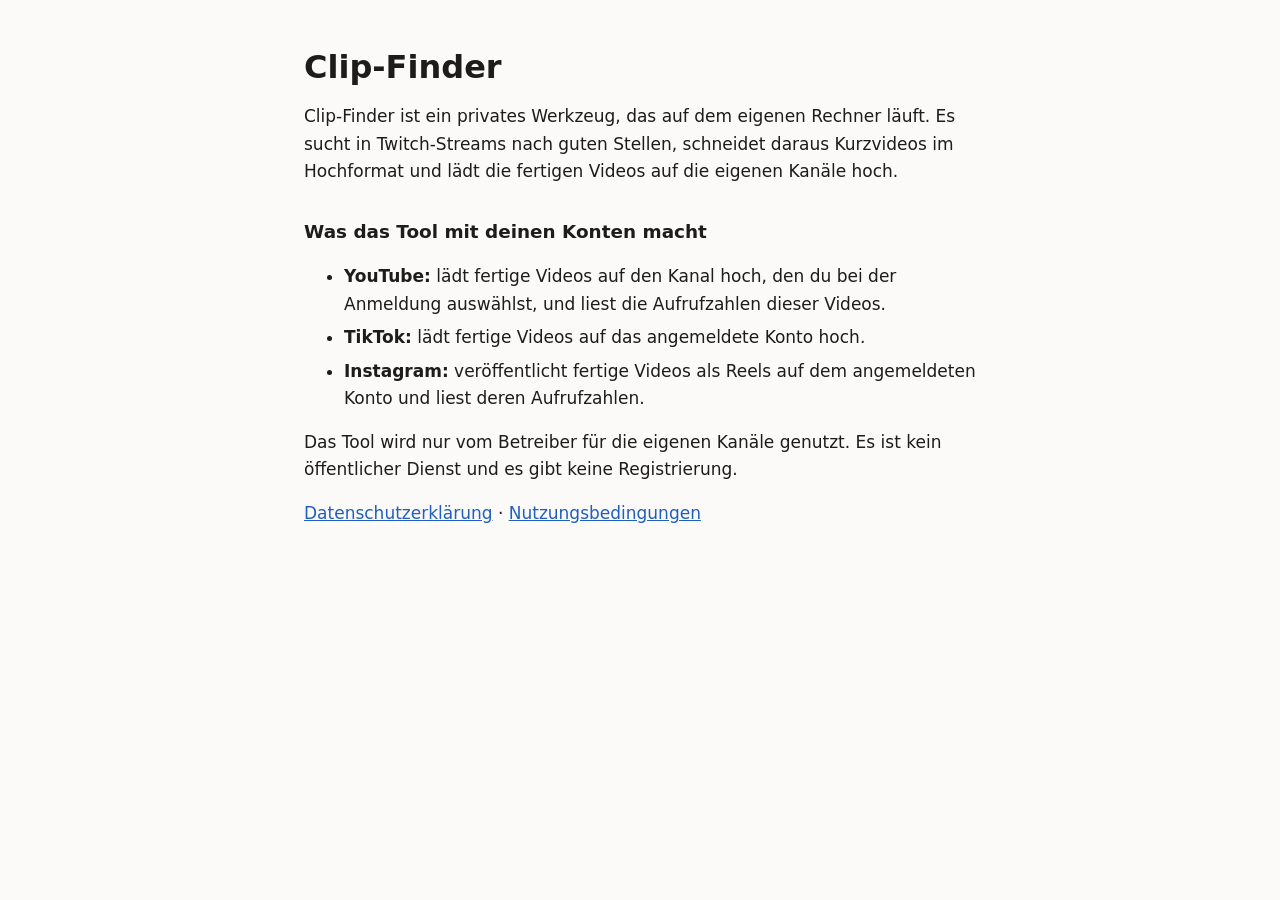
<file: index.html>
<!doctype html>
<html lang="de">
<head>
<meta charset="utf-8">
<meta name="viewport" content="width=device-width, initial-scale=1">
<title>Clip-Finder</title>
<link rel="stylesheet" href="style.css">
</head>
<body>
<main>
<h1>Clip-Finder</h1>
<p>Clip-Finder ist ein privates Werkzeug, das auf dem eigenen Rechner läuft. Es sucht in Twitch-Streams nach guten Stellen, schneidet daraus Kurzvideos im Hochformat und lädt die fertigen Videos auf die eigenen Kanäle hoch.</p>

<h2>Was das Tool mit deinen Konten macht</h2>
<ul>
<li><strong>YouTube:</strong> lädt fertige Videos auf den Kanal hoch, den du bei der Anmeldung auswählst, und liest die Aufrufzahlen dieser Videos.</li>
<li><strong>TikTok:</strong> lädt fertige Videos auf das angemeldete Konto hoch.</li>
<li><strong>Instagram:</strong> veröffentlicht fertige Videos als Reels auf dem angemeldeten Konto und liest deren Aufrufzahlen.</li>
</ul>
<p>Das Tool wird nur vom Betreiber für die eigenen Kanäle genutzt. Es ist kein öffentlicher Dienst und es gibt keine Registrierung.</p>

<p><a href="datenschutz.html">Datenschutzerklärung</a> · <a href="nutzungsbedingungen.html">Nutzungsbedingungen</a></p>
</main>
</body>
</html>
</file>
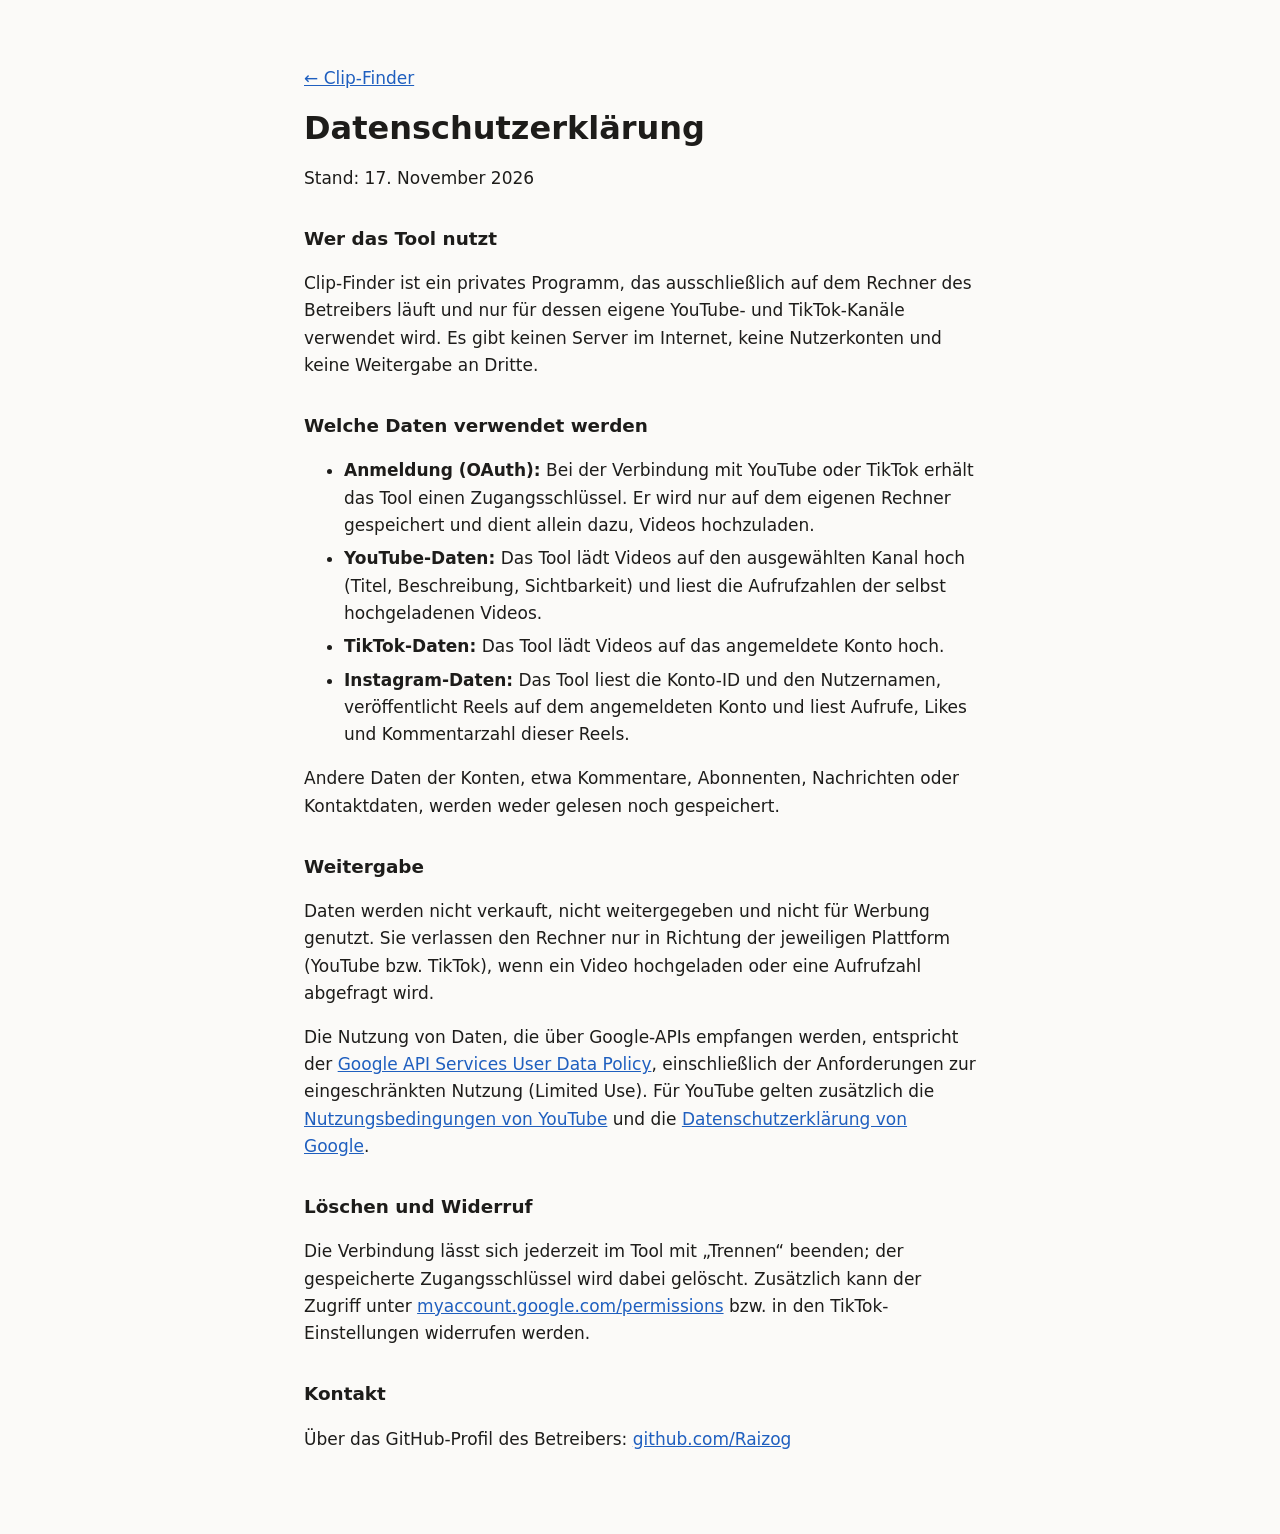
<file: datenschutz.html>
<!doctype html>
<html lang="de">
<head>
<meta charset="utf-8">
<meta name="viewport" content="width=device-width, initial-scale=1">
<title>Datenschutz – Clip-Finder</title>
<link rel="stylesheet" href="style.css">
</head>
<body>
<main>
<p><a href="./">← Clip-Finder</a></p>
<h1>Datenschutzerklärung</h1>
<p>Stand: 17. November 2026</p>

<h2>Wer das Tool nutzt</h2>
<p>Clip-Finder ist ein privates Programm, das ausschließlich auf dem Rechner des Betreibers läuft und nur für dessen eigene YouTube- und TikTok-Kanäle verwendet wird. Es gibt keinen Server im Internet, keine Nutzerkonten und keine Weitergabe an Dritte.</p>

<h2>Welche Daten verwendet werden</h2>
<ul>
<li><strong>Anmeldung (OAuth):</strong> Bei der Verbindung mit YouTube oder TikTok erhält das Tool einen Zugangsschlüssel. Er wird nur auf dem eigenen Rechner gespeichert und dient allein dazu, Videos hochzuladen.</li>
<li><strong>YouTube-Daten:</strong> Das Tool lädt Videos auf den ausgewählten Kanal hoch (Titel, Beschreibung, Sichtbarkeit) und liest die Aufrufzahlen der selbst hochgeladenen Videos.</li>
<li><strong>TikTok-Daten:</strong> Das Tool lädt Videos auf das angemeldete Konto hoch.</li>
<li><strong>Instagram-Daten:</strong> Das Tool liest die Konto-ID und den Nutzernamen, veröffentlicht Reels auf dem angemeldeten Konto und liest Aufrufe, Likes und Kommentarzahl dieser Reels.</li>
</ul>
<p>Andere Daten der Konten, etwa Kommentare, Abonnenten, Nachrichten oder Kontaktdaten, werden weder gelesen noch gespeichert.</p>

<h2>Weitergabe</h2>
<p>Daten werden nicht verkauft, nicht weitergegeben und nicht für Werbung genutzt. Sie verlassen den Rechner nur in Richtung der jeweiligen Plattform (YouTube bzw. TikTok), wenn ein Video hochgeladen oder eine Aufrufzahl abgefragt wird.</p>
<p>Die Nutzung von Daten, die über Google-APIs empfangen werden, entspricht der <a href="https://developers.google.com/terms/api-services-user-data-policy">Google API Services User Data Policy</a>, einschließlich der Anforderungen zur eingeschränkten Nutzung (Limited Use). Für YouTube gelten zusätzlich die <a href="https://www.youtube.com/t/terms">Nutzungsbedingungen von YouTube</a> und die <a href="https://policies.google.com/privacy">Datenschutzerklärung von Google</a>.</p>

<h2>Löschen und Widerruf</h2>
<p>Die Verbindung lässt sich jederzeit im Tool mit „Trennen“ beenden; der gespeicherte Zugangsschlüssel wird dabei gelöscht. Zusätzlich kann der Zugriff unter <a href="https://myaccount.google.com/permissions">myaccount.google.com/permissions</a> bzw. in den TikTok-Einstellungen widerrufen werden.</p>

<h2>Kontakt</h2>
<p>Über das GitHub-Profil des Betreibers: <a href="https://github.com/Raizog">github.com/Raizog</a></p>
</main>
</body>
</html>
</file>
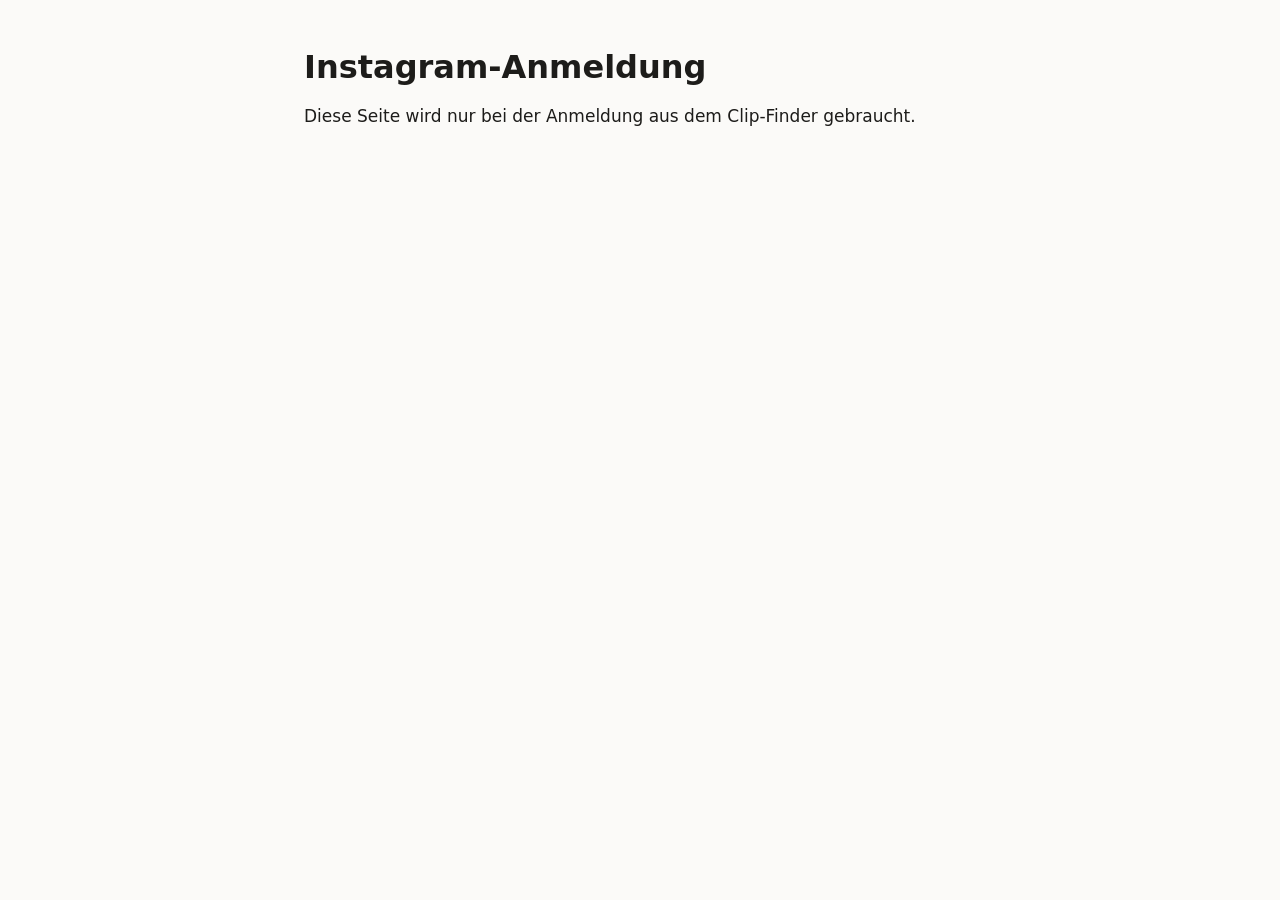
<file: instagram-callback.html>
<!doctype html>
<html lang="de">
<head>
<meta charset="utf-8">
<meta name="viewport" content="width=device-width, initial-scale=1">
<meta name="referrer" content="no-referrer">
<title>Instagram-Anmeldung – Clip-Finder</title>
<link rel="stylesheet" href="style.css">
</head>
<body>
<main>
<h1>Instagram-Anmeldung</h1>
<p id="msg">Weiter zum Clip-Finder …</p>
</main>
<script>
// Instagram erlaubt nur https-Weiterleitungen. Diese Seite reicht die Antwort an den Clip-Finder auf dem eigenen Rechner weiter.
(function () {
  var params = new URLSearchParams(location.search), out = new URLSearchParams();
  ["code", "state", "error", "error_reason", "error_description"].forEach(function (k) { if (params.has(k)) out.set(k, params.get(k)); });
  if (!out.has("code") && !out.has("error")) {
    document.getElementById("msg").textContent = "Diese Seite wird nur bei der Anmeldung aus dem Clip-Finder gebraucht.";
    return;
  }
  location.replace("http://localhost:8010/api/publish/instagram/callback?" + out.toString());
})();
</script>
</body>
</html>
</file>
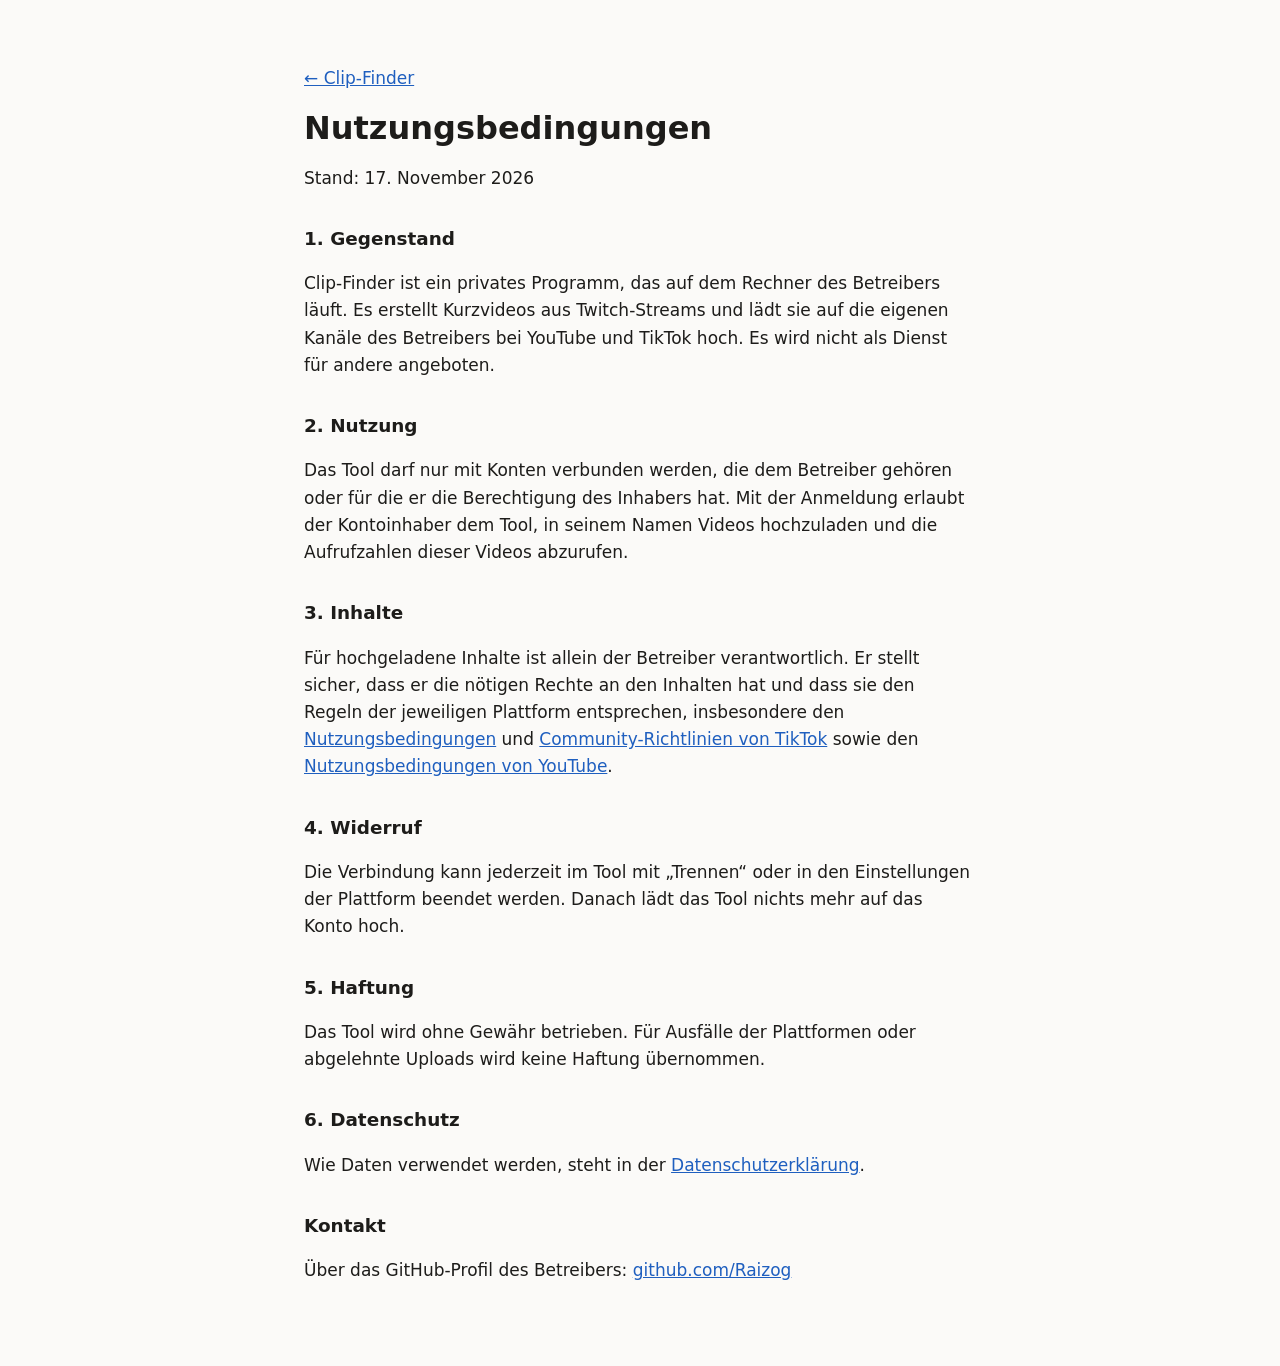
<file: nutzungsbedingungen.html>
<!doctype html>
<html lang="de">
<head>
<meta charset="utf-8">
<meta name="viewport" content="width=device-width, initial-scale=1">
<title>Nutzungsbedingungen – Clip-Finder</title>
<link rel="stylesheet" href="style.css">
</head>
<body>
<main>
<p><a href="./">← Clip-Finder</a></p>
<h1>Nutzungsbedingungen</h1>
<p>Stand: 17. November 2026</p>

<h2>1. Gegenstand</h2>
<p>Clip-Finder ist ein privates Programm, das auf dem Rechner des Betreibers läuft. Es erstellt Kurzvideos aus Twitch-Streams und lädt sie auf die eigenen Kanäle des Betreibers bei YouTube und TikTok hoch. Es wird nicht als Dienst für andere angeboten.</p>

<h2>2. Nutzung</h2>
<p>Das Tool darf nur mit Konten verbunden werden, die dem Betreiber gehören oder für die er die Berechtigung des Inhabers hat. Mit der Anmeldung erlaubt der Kontoinhaber dem Tool, in seinem Namen Videos hochzuladen und die Aufrufzahlen dieser Videos abzurufen.</p>

<h2>3. Inhalte</h2>
<p>Für hochgeladene Inhalte ist allein der Betreiber verantwortlich. Er stellt sicher, dass er die nötigen Rechte an den Inhalten hat und dass sie den Regeln der jeweiligen Plattform entsprechen, insbesondere den <a href="https://www.tiktok.com/legal/page/eea/terms-of-service/de">Nutzungsbedingungen</a> und <a href="https://www.tiktok.com/community-guidelines">Community-Richtlinien von TikTok</a> sowie den <a href="https://www.youtube.com/t/terms">Nutzungsbedingungen von YouTube</a>.</p>

<h2>4. Widerruf</h2>
<p>Die Verbindung kann jederzeit im Tool mit „Trennen“ oder in den Einstellungen der Plattform beendet werden. Danach lädt das Tool nichts mehr auf das Konto hoch.</p>

<h2>5. Haftung</h2>
<p>Das Tool wird ohne Gewähr betrieben. Für Ausfälle der Plattformen oder abgelehnte Uploads wird keine Haftung übernommen.</p>

<h2>6. Datenschutz</h2>
<p>Wie Daten verwendet werden, steht in der <a href="datenschutz.html">Datenschutzerklärung</a>.</p>

<h2>Kontakt</h2>
<p>Über das GitHub-Profil des Betreibers: <a href="https://github.com/Raizog">github.com/Raizog</a></p>
</main>
</body>
</html>
</file>
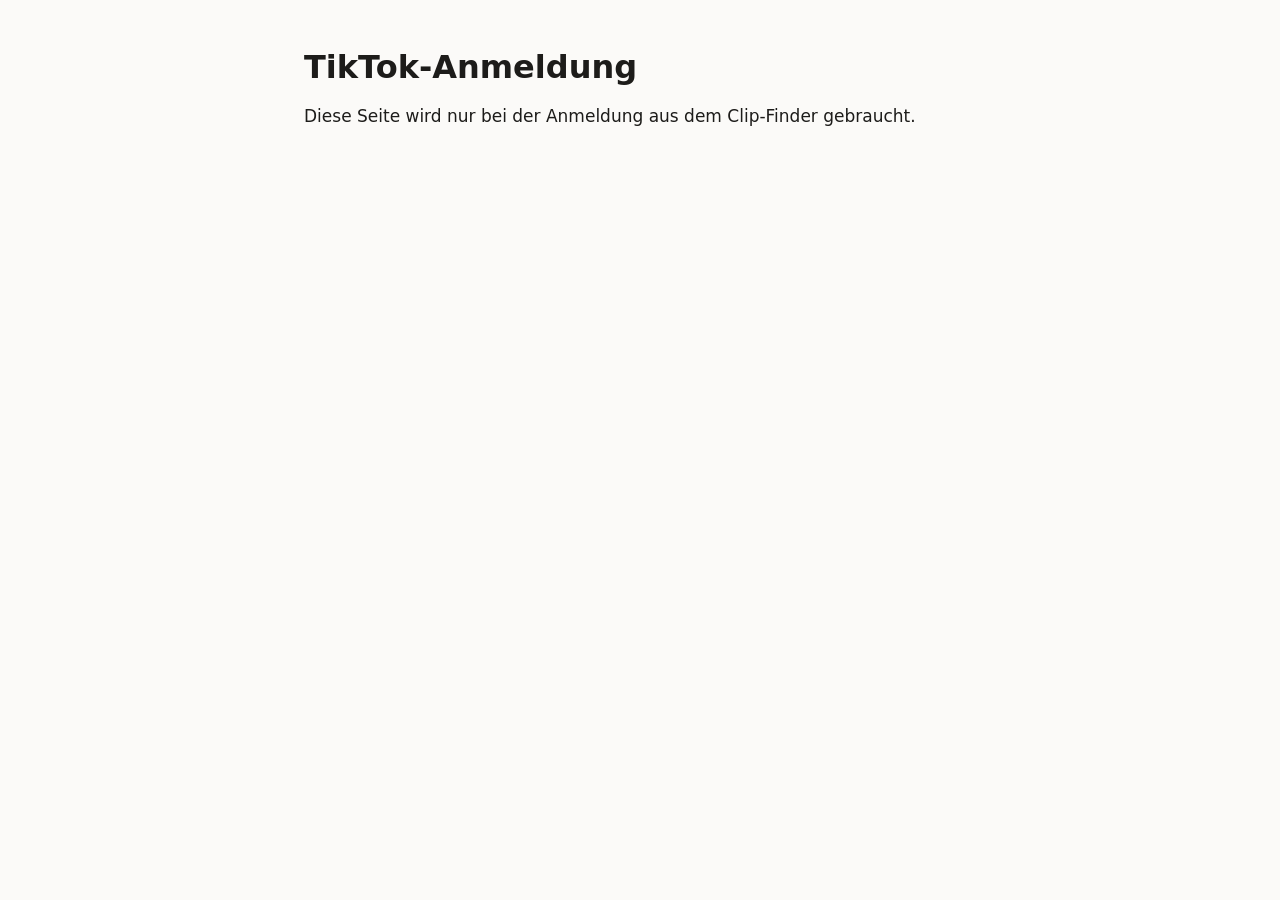
<file: tiktok-callback.html>
<!doctype html>
<html lang="de">
<head>
<meta charset="utf-8">
<meta name="viewport" content="width=device-width, initial-scale=1">
<meta name="referrer" content="no-referrer">
<title>TikTok-Anmeldung – Clip-Finder</title>
<link rel="stylesheet" href="style.css">
</head>
<body>
<main>
<h1>TikTok-Anmeldung</h1>
<p id="msg">Weiter zum Clip-Finder …</p>
</main>
<script>
// TikTok erlaubt nur https-Weiterleitungen. Diese Seite reicht die Antwort an den Clip-Finder auf dem eigenen Rechner weiter.
(function () {
  var params = new URLSearchParams(location.search), out = new URLSearchParams();
  ["code", "state", "error", "error_description"].forEach(function (k) { if (params.has(k)) out.set(k, params.get(k)); });
  if (!out.has("code") && !out.has("error")) {
    document.getElementById("msg").textContent = "Diese Seite wird nur bei der Anmeldung aus dem Clip-Finder gebraucht.";
    return;
  }
  location.replace("http://localhost:8010/api/publish/tiktok/callback?" + out.toString());
})();
</script>
</body>
</html>
</file>
<file: style.css>
:root { --bg: #fbfaf8; --text: #1d1c1a; --muted: #5d5a55; --link: #1f5fbf; }
@media (prefers-color-scheme: dark) { :root { --bg: #151413; --text: #ecebe8; --muted: #a8a49d; --link: #8fb6f2; } }
body { margin: 0; background: var(--bg); color: var(--text); font: 17px/1.6 system-ui, -apple-system, "Segoe UI", sans-serif; }
main { max-width: 42rem; margin: 0 auto; padding: 3rem 1rem 4rem; }
h1 { font-size: 2rem; line-height: 1.2; margin: 0 0 1rem; }
h2 { font-size: 1.15rem; margin: 2rem 0 .5rem; }
a { color: var(--link); }
li { margin-bottom: .4rem; }
</file>
